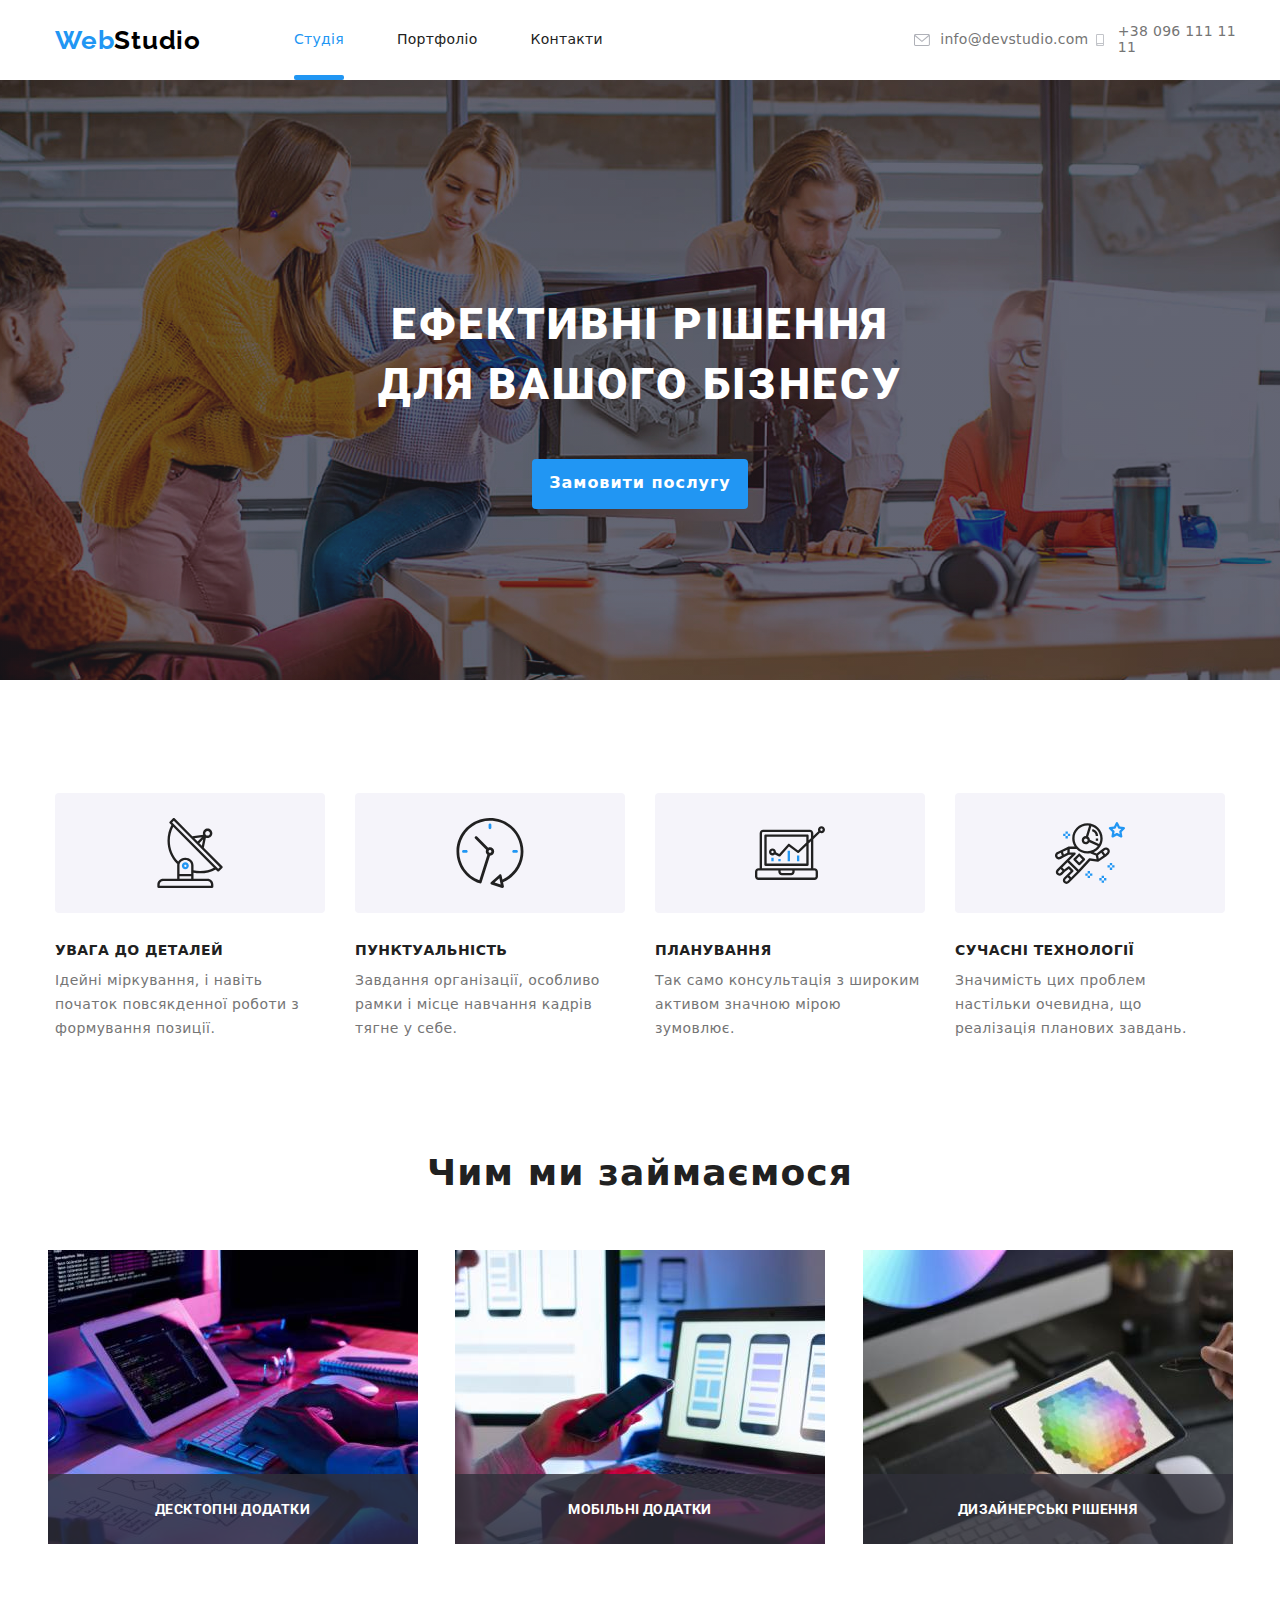
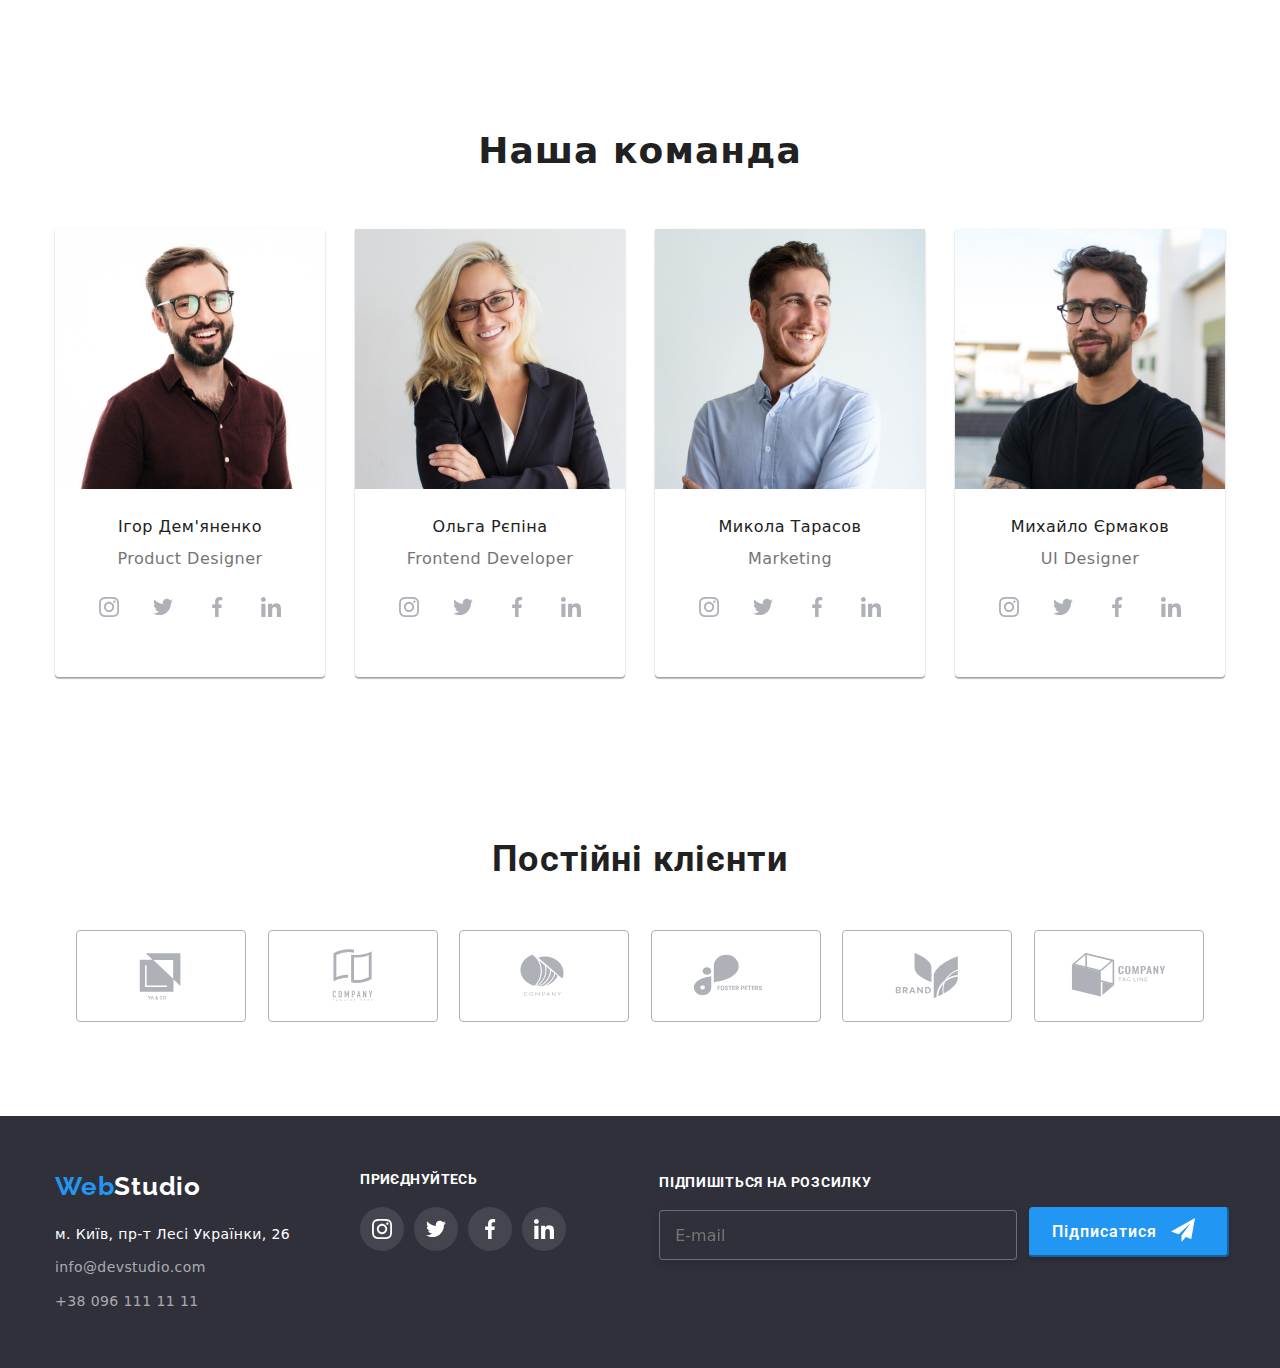
<file: index.html>
<!DOCTYPE html>
<html lang="uk">

<head>
    <meta charset="UTF-8">
    <meta http-equiv="X-UA-Compatible" content="IE=edge">
    <meta name="viewport" content="width=device-width, initial-scale=1.0">
    <link rel="stylesheet" href="./css/style.css">
    <title>WebStudio - Portfolio</title>
    <link rel="stylesheet"
        href="https://cdnjs.cloudflare.com/ajax/libs/modern-normalize/1.0.0/modern-normalize.min.css" />
    <link rel="preconnect" href="https://fonts.googleapis.com">
    <link rel="preconnect" href="https://fonts.gstatic.com" crossorigin>
    <link
        href="https://fonts.googleapis.com/css2?family=Montserrat:wght@400;700&family=Raleway:wght@700&family=Roboto:wght@400;500;700;900&display=swap"
        rel="stylesheet">
</head>

<body>
    <div class="wrapper">
        <div class="header-container container">
            <header class="header">
                <p class="header-logo">
                    <a href="./index.html">
                        <span class="logo-web">Web</span><span class="logo-studio">Studio</span>
                    </a>
                </p>
                <nav class="header-nav">
                    <ul class="header-list list">
                        <li class="header-item"><a href="./index.html" class="header-link linke">Студія</a></li>
                        <li class="header-item"><a href="./portfolio.html" class="header-link ">Портфоліо</a></li>
                        <li class="header-item"><a href="" class="header-link">Контакти</a></li>
                    </ul>
                </nav>
                <div class="header-info">
                    <div class="container-link">
                        <a href="mailto:info@devstudio.com" target="_blank" class="header-href">
                            <div class="icon-margin">
                                <svg class="clients-icon" width='16' height='12'>
                                    <use href="./images/icons.svg#icon-envelope"></use>
                                </svg>
                            </div>
                            info@devstudio.com
                        </a>
                    </div>
                    <div class="container-link">
                        <a href="tel:+380961111111" target="_blank" class="header-href">
                            <div class="icon-margin">
                                <svg class="clients-icon" width='16' height='12'>
                                    <use href="./images/icons.svg#icon-smartphone"></use>
                                </svg>
                            </div>
                            +38 096 111 11 11
                        </a>
                    </div>
                </div>
            </header>
        </div>
        <main class="main">
            <div class="hero-container">
                <section class="hero">
                    <h1 class="hero-title">Ефективні рішення <br> для вашого бізнесу</h1>

                    <button class="hero-btn" type="button" data-modal-open>Замовити послугу</button>

                    <div class="backdrop is-hidden" data-modal>
                        <div class="modal">
                            <h2 class="modal-title">Залиште свої дані, ми вам передзвонимо</h2>
                            <form class="modal-form js-speaker-form">
                                <div class="modal-action">
                                    <label class="modal-label" for="name">Ім'я</label>
                                    <input class="modal-input" type="name" name="name" id="name">
                                    <span class="modal-icon">
                                        <svg width="18" height="18">
                                            <use href="./images/modal-icons.svg#icon-1"></use>
                                        </svg>
                                    </span>
                                </div>
                                <div class="modal-action">
                                    <label class="modal-label" for="tel">Телефон</label>
                                    <input class="modal-input" type="tel" name="let" id="tel">
                                    <span class="modal-icon">
                                        <svg width="18" height="18">
                                            <use href="./images/modal-icons.svg#icon-2"></use>
                                        </svg>
                                    </span>
                                </div>
                                <div class="modal-action">
                                    <label class="modal-label" for="email">Пошта</label>
                                    <input class="modal-input" type="email" name="email" id="email">
                                    <span class="modal-icon">
                                        <svg width="18" height="18">
                                            <use href="./images/modal-icons.svg#icon-3"></use>
                                        </svg>
                                    </span>
                                </div>
                                <div class="modal-comment">
                                    <label class="modal-label" for="comment">Коментар</label>
                                    <p><textarea class="comment" name="comment" id="comment"
                                            placeholder="Введіть текст"></textarea></p>
                                </div>
                                <label class="check option">
                                    <input class="check-input" type="checkbox">
                                    <span class="check-box"></span>
                                    <p class="check-text">Погоджуюся з розсилкою та приймаю
                                        <a class="check-link" href="https://tickets.ua/content/private.html">
                                            Умови договору</a>
                                    </p>
                                </label>
                            </form>

                            <button class="modal-btn" type="submit">Відправити</button>
                            <button data-modal-close class="modal-close">
                                <svg class="svg-modal" width="18" height="18">
                                    <use href="./images/cloze-modal.svg#icon-cloze-for-modal"></use>
                                </svg>
                            </button>
                        </div>
                    </div>
                </section>
            </div>
            <div class="main-container container">
                <section>
                    <ul class="main-list">
                        <li class="main-ithem">
                            <div class="svg-img">
                                <a href="" class="svg-img-link">
                                    <svg class="svg-item">
                                        <use href="./images/icons.svg#icon-antenna-1-1" width="70" height="70">
                                        </use>
                                    </svg>
                                </a>
                            </div>
                            <h3 class="main-ithem-haeder">УВАГА ДО ДЕТАЛЕЙ</h3>
                            <p class="main-ithem-content">Ідейні міркування, і навіть початок повсякденної роботи з
                                формування позиції.</p>
                        </li>
                        <li class="main-ithem">
                            <div class="svg-img">
                                <a href="" class="svg-img-link">
                                    <svg class="svg-item">
                                        <use href="./images/icons.svg#icon-clock-1-1" width="70" height="70">
                                        </use>
                                    </svg>
                                </a>
                            </div>
                            <h3 class="main-ithem-haeder">ПУНКТУАЛЬНІСТЬ</h3>
                            <p class="main-ithem-content">Завдання організації, особливо рамки і місце навчання кадрів
                                тягне у себе.</p>
                        </li>
                        <li class="main-ithem">
                            <div class="svg-img">
                                <a href="" class="svg-img-link">
                                    <svg class="svg-item">
                                        <use href="./images/icons.svg#icon-diagram-1-1" width="70" height="70">
                                        </use>
                                    </svg>
                                </a>
                            </div>
                            <h3 class="main-ithem-haeder">ПЛАНУВАННЯ</h3>
                            <p class="main-ithem-content">Так само консультація з широким активом значною мірою
                                зумовлює.
                            </p>
                        </li>
                        <li class="main-ithem">
                            <div class="svg-img">
                                <a href="" class="svg-img-link">
                                    <svg class="svg-item">
                                        <use href="./images/icons.svg#icon-astronaut-1-1" width="70" height="70">
                                        </use>
                                    </svg>
                                </a>
                            </div>
                            <h3 class="main-ithem-haeder">СУЧАСНІ ТЕХНОЛОГІЇ</h3>
                            <p class="main-ithem-content">Значимість цих проблем настільки очевидна, що реалізація
                                планових
                                завдань.
                            </p>
                        </li>
                    </ul>
                </section>
            </div>
            <div class="about-container container">
                <section class="about-section">
                    <h2 class="header-about">Чим ми займаємося</h2>
                    <ul class="style-list-fspg">
                        <li class="style-ithem-fspg">
                            <img src="./images/imagefor1.jpg" alt="людина пише код" width="370" height="294">
                            <p class="style-text">Десктопні додатки</p>
                        </li>
                        <li class="style-ithem-fspg">
                            <img src="./images/imagefor2.jpg" alt="людина бере телефон у ліву руку" width="370"
                                height="294">
                            <p class="style-text">Мобільні додатки</p>
                        </li>
                        <li class="style-ithem-fspg">
                            <img src="./images/imagefor3.jpg" alt="людина вибирає колір на планшеті" width="370"
                                height="294">
                            <p class="style-text">Дизайнерські рішення</p>
                        </li>
                    </ul>
                </section>
            </div>
            <div class="team-container container">
                <section class="team-section">
                    <h2 class="header-about team-about">Наша команда</h2>
                    <ul class="team-list">
                        <li class="style-ithem-fspg team-item">
                            <img class="team-img" src="./images/people/person1.jpg" alt="фото Ігор Дем'яненко"
                                width="270" height="260" />
                            <h3 class="ithem-team-header">Ігор Дем'яненко</h3>
                            <p class="ithem-profession">Product Designer</p>
                            <div class="teams-link-icons">
                                <a href="https://www.instagram.com/" target="_blank" class="team-icon-link">
                                    <svg class="team-icon-svg" width="20" height="20">
                                        <use href="./images/icons.svg#icon-instagram-2-2"></use>
                                    </svg>
                                </a>
                                <a href="https://twitter.com/?lang=uk" target="_blank" class="team-icon-link">
                                    <svg class="team-icon-svg" width="20" height="20">
                                        <use href="./images/icons.svg#icon-twitter-1-2"></use>
                                    </svg>
                                </a>
                                <a href="https://www.facebook.com/" target="_blank" class="team-icon-link">
                                    <svg class="team-icon-svg" width="20" height="20">
                                        <use href="./images/icons.svg#icon-facebook-1-2"></use>
                                    </svg>
                                </a>
                                <a href="https://www.linkedin.com/" target="_blank" class="team-icon-link">
                                    <svg class="team-icon-svg" width="20" height="20">
                                        <use href="./images/icons.svg#icon-linkedin-1-2"></use>
                                    </svg>
                                </a>
                            </div>
                        </li>
                        <li class="style-ithem-fspg team-item">
                            <img class="team-img" src="./images/people/person2.jpg" alt="фото Ольга Рєпіна" width="270"
                                height="260" />
                            <h3 class="ithem-team-header">Ольга Рєпіна</h3>
                            <p class="ithem-profession">Frontend Developer</p>
                            <div class="teams-link-icons">
                                <a href="https://www.instagram.com/" target="_blank" class="team-icon-link">
                                    <svg class="team-icon-svg" width="20" height="20">
                                        <use href="./images/icons.svg#icon-instagram-2-2"></use>
                                    </svg>
                                </a>
                                <a href="https://twitter.com/?lang=uk" target="_blank" class="team-icon-link">
                                    <svg class="team-icon-svg" width="20" height="20">
                                        <use href="./images/icons.svg#icon-twitter-1-2"></use>
                                    </svg>
                                </a>
                                <a href="https://www.facebook.com/" target="_blank" class="team-icon-link">
                                    <svg class="team-icon-svg" width="20" height="20">
                                        <use href="./images/icons.svg#icon-facebook-1-2"></use>
                                    </svg>
                                </a>
                                <a href="https://www.linkedin.com/" target="_blank" class="team-icon-link">
                                    <svg class="team-icon-svg" width="20" height="20">
                                        <use href="./images/icons.svg#icon-linkedin-1-2"></use>
                                    </svg>
                                </a>
                            </div>
                        </li>
                        <li class="style-ithem-fspg team-item">
                            <img class="team-img" src="./images/people/person3.jpg" alt="фото Микола Тарасов"
                                width="270" height="260" />
                            <h3 class="ithem-team-header">Микола Тарасов</h3>
                            <p class="ithem-profession">Marketing</p>
                            <div class="teams-link-icons">
                                <a href="https://www.instagram.com/" target="_blank" class="team-icon-link">
                                    <svg class="team-icon-svg" width="20" height="20">
                                        <use href="./images/icons.svg#icon-instagram-2-2"></use>
                                    </svg>
                                </a>
                                <a href="https://twitter.com/?lang=uk" target="_blank" class="team-icon-link">
                                    <svg class="team-icon-svg" width="20" height="20">
                                        <use href="./images/icons.svg#icon-twitter-1-2"></use>
                                    </svg>
                                </a>
                                <a href="https://www.facebook.com/" target="_blank" class="team-icon-link">
                                    <svg class="team-icon-svg" width="20" height="20">
                                        <use href="./images/icons.svg#icon-facebook-1-2"></use>
                                    </svg>
                                </a>
                                <a href="https://www.linkedin.com/" target="_blank" class="team-icon-link">
                                    <svg class="team-icon-svg" width="20" height="20">
                                        <use href="./images/icons.svg#icon-linkedin-1-2"></use>
                                    </svg>
                                </a>
                            </div>
                        </li>
                        <li class="style-ithem-fspg team-item">
                            <img class="team-img" src="./images/people/person4.jpg" alt="фото Михайло Єрмаков"
                                width="270" height="260" />
                            <h3 class="ithem-team-header">Михайло Єрмаков</h3>
                            <p class="ithem-profession">UI Designer</p>
                            <div class="teams-link-icons">
                                <a href="https://www.instagram.com/" target="_blank" class="team-icon-link">
                                    <svg class="team-icon-svg" width="20" height="20">
                                        <use href="./images/icons.svg#icon-instagram-2-2"></use>
                                    </svg>
                                </a>
                                <a href="https://twitter.com/?lang=uk" target="_blank" class="team-icon-link">
                                    <svg class="team-icon-svg" width="20" height="20">
                                        <use href="./images/icons.svg#icon-twitter-1-2"></use>
                                    </svg>
                                </a>
                                <a href="https://www.facebook.com/" target="_blank" class="team-icon-link">
                                    <svg class="team-icon-svg" width="20" height="20">
                                        <use href="./images/icons.svg#icon-facebook-1-2"></use>
                                    </svg>
                                </a>
                                <a href="https://www.linkedin.com/" target="_blank" class="team-icon-link">
                                    <svg class="team-icon-svg" width="20" height="20">
                                        <use href="./images/icons.svg#icon-linkedin-1-2"></use>
                                    </svg>
                                </a>
                            </div>
                        </li>
                    </ul>
            </div>
            </section>
            <section>
                <div class="clients-container">
                    <h1 class="clients-about">Постійні клієнти</h1>
                    <ul class="our-clients-list">
                        <li class="clients-item">
                            <a href="" class="clients-link link">
                                <svg class="clients-icon" width='106' height='60'>
                                    <use href="./images/icons.svg#icon-img-1"></use>
                                </svg>
                            </a>
                        </li>
                        <li class="clients-item">
                            <a href="" class="clients-link link">
                                <svg class="clients-icon" width='106' height='60'>
                                    <use href="./images/icons.svg#icon-img-2"></use>
                                </svg>
                            </a>
                        </li>
                        <li class="clients-item">
                            <a href="" class="clients-link link">
                                <svg class="clients-icon" width='106' height='60'>
                                    <use href="./images/icons.svg#icon-img-3"></use>
                                </svg>
                            </a>
                        </li>
                        <li class="clients-item">
                            <a href="" class="clients-link link">
                                <svg class="clients-icon" width='106' height='60'>
                                    <use href="./images/icons.svg#icon-img-4"></use>
                                </svg>
                            </a>
                        </li>
                        <li class="clients-item">
                            <a href="" class="clients-link link">
                                <svg class="clients-icon" width='106' height='60'>
                                    <use href="./images/icons.svg#icon-img-5-5"></use>
                                </svg>
                            </a>
                        </li>
                        <li class="clients-item">
                            <a href="" class="clients-link link">
                                <svg class="clients-icon" width='106' height='60'>
                                    <use href="./images/icons.svg#icon-img-6"></use>
                                </svg>
                            </a>
                        </li>
                    </ul>
                </div>
            </section>
        </main>

        <div class="footer-container">
            <footer class="footer">
                <div>
                    <p class="header-logo footer-logo"><a href="./index.html"><span class="logo-web">Web</span><span
                                class="logo-studio-footer">Studio</span></a></p>
                    <address>
                        <ul class="footer-list">
                            <li class="style-footer"><a href="" class="address-map">м. Київ, пр-т Лесі Українки, 26</a>
                            </li>
                            <li class="style-footer"><a href="mailto:info@devstudio.com" target="_blank"
                                    class="footer-href">info@devstudio.com</a></li>
                            <li class="style-footer"><a href="tel:+380961111111" class="footer-href">+38 096 111 11
                                    11</a>
                            </li>
                        </ul>
                    </address>
                </div>
                <section class="soc-icon">
                    <h3 class="soc-icon-conect">приєднуйтесь</h3>
                    <ul class="soc-icon-list">
                        <li class="soc-icon-item">
                            <a href="https://www.instagram.com/" target="_blank" class="soc-icon-link">
                                <svg class="soc-icon-svg" width="20px" height="20px">
                                    <use href="./images/icons.svg#icon-instagram-2-1"></use>
                                </svg>
                            </a>
                        </li>
                        <li class="soc-icon-item">
                            <a href="https://twitter.com/?lang=uk" target="_blank" class="soc-icon-link">
                                <svg class="soc-icon-svg" width="20px" height="20px">
                                    <use href="./images/icons.svg#icon-twitter-1-1"></use>
                                </svg>
                            </a>
                        </li>
                        <li class="soc-icon-item">
                            <a href="https://www.facebook.com/" target="_blank" class="soc-icon-link">
                                <svg class="soc-icon-svg" width="20px" height="20px">
                                    <use href="./images/icons.svg#icon-facebook-1-1"></use>
                                </svg>
                            </a>
                        </li>
                        <li class="soc-icon-item">
                            <a href="https://www.linkedin.com/" target="_blank" class="soc-icon-link">
                                <svg class="soc-icon-svg" width="20px" height="20px">
                                    <use href="./images/icons.svg#icon-linkedin-1-1"></use>
                                </svg>
                            </a>
                        </li>
                    </ul>
                </section>
                <div class="footer-form">
                    <form class="form-list" class="email-form" action="">
                        <div class="form-action">
                            <label class="email-title" for="email-footer">підпишіться на розсилку</label>
                            <input class="email-input" id="email-footer" type="email" name="email-footer"
                                placeholder="E-mail">
                        </div>
                        <button class="btn-email" type="submit">Підписатися</button>
                </div>
                </form>
        </div>
        </footer>
    </div>
    </div>
    <script src="./js/modal.js"></script>
    <script>
        (() => {
            document
                .querySelector('.js-speaker-form')
                .addEventListener('submit', e => {
                    e.preventDefault();

                    new FormData(e.currentTarget).forEach((value, name) =>
                        console.log(`${name}: ${value}`),
                    )
                })
        })();
    </script>
</body>

</html>
</file>
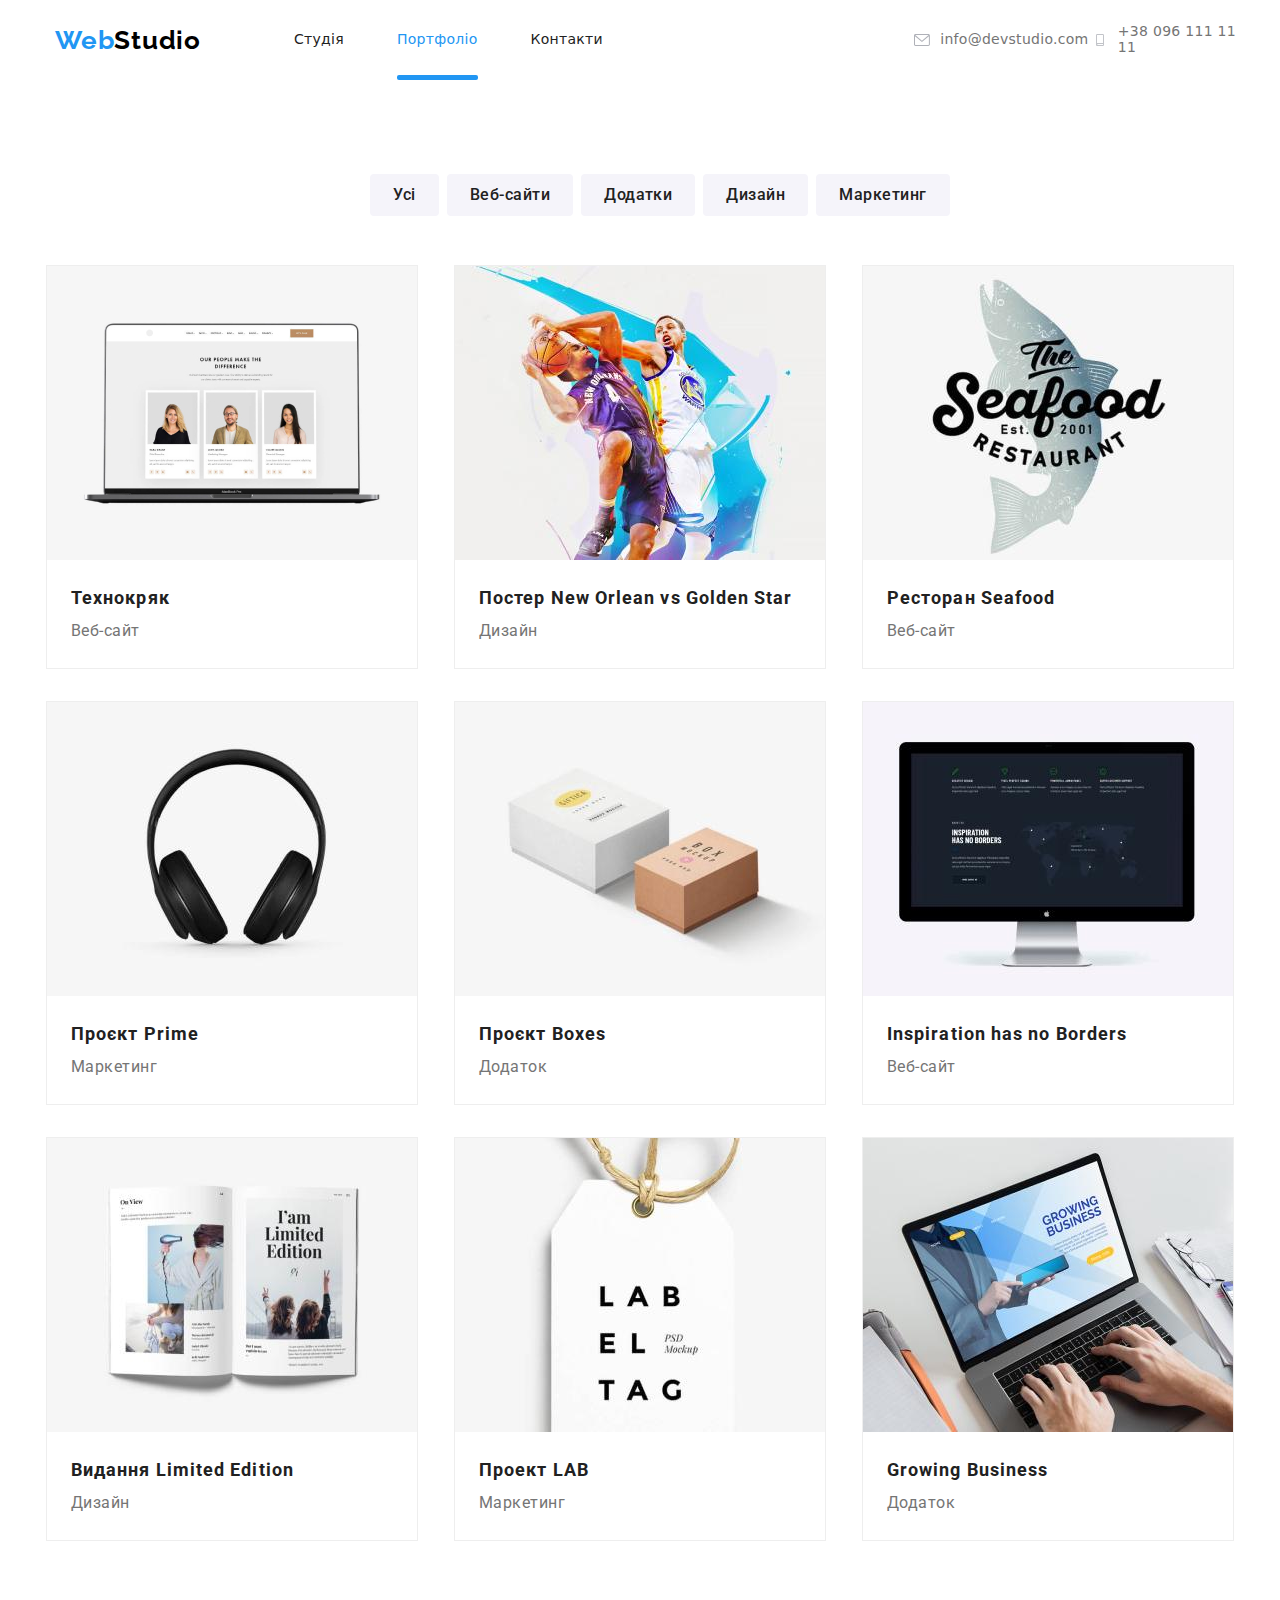
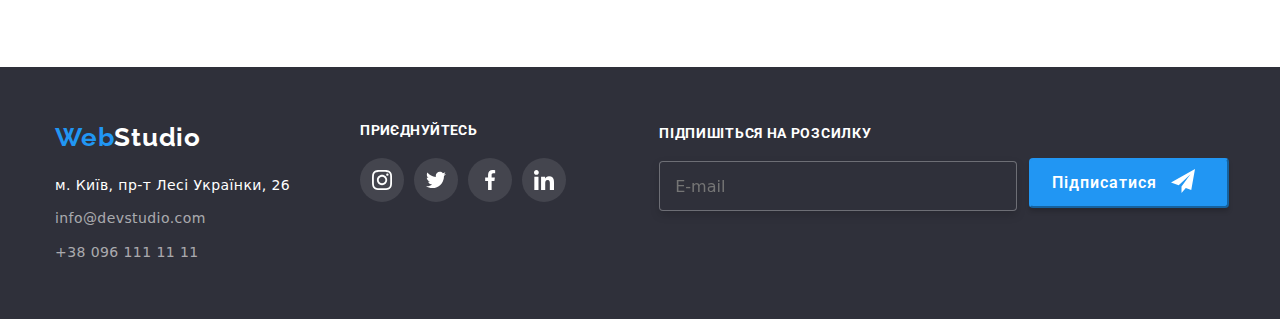
<file: portfolio.html>
<!DOCTYPE html>
<html lang="uk">

<head>
    <meta charset="UTF-8">
    <meta http-equiv="X-UA-Compatible" content="IE=edge">
    <meta name="viewport" content="width=device-width, initial-scale=1.0">
    <link rel="stylesheet" href="./css/style.css">
    <title>WebStudio - Portfolio</title>
    <link rel="stylesheet"
        href="https://cdnjs.cloudflare.com/ajax/libs/modern-normalize/1.0.0/modern-normalize.min.css" />
    <link rel="preconnect" href="https://fonts.googleapis.com">
    <link rel="preconnect" href="https://fonts.gstatic.com" crossorigin>
    <link
        href="https://fonts.googleapis.com/css2?family=Montserrat:wght@400;700&family=Raleway:wght@700&family=Roboto:wght@400;500;700;900&display=swap"
        rel="stylesheet">
</head>

<body>
    <div class="wrapper">
    <div class="header-container container">
        <header class="header">
            <p class="header-logo">
                <a href="./index.html">
                    <span class="logo-web">Web</span><span class="logo-studio">Studio</span>
                </a>
            </p>
            <nav class="header-nav">
                <ul class="header-list list">
                    <li class="header-item"><a href="./index.html" class="header-link ">Студія</a></li>
                    <li class="header-item"><a href="./portfolio.html" class="header-link linke">Портфоліо</a></li>
                    <li class="header-item"><a href="" class="header-link">Контакти</a></li>
                </ul>
            </nav>
            <div class="header-info">
                <div class="container-link">
                    <a href="mailto:info@devstudio.com" target="_blank" class="header-href">
                        <div class="icon-margin">
                            <svg class="clients-icon" width='16' height='12'>
                                <use href="./images/icons.svg#icon-envelope"></use>
                            </svg>
                        </div>
                        info@devstudio.com
                    </a>
                </div>
                <div class="container-link">
                    <a href="tel:+380961111111" target="_blank" class="header-href">
                        <div class="icon-margin">
                            <svg class="clients-icon" width='16' height='12'>
                                <use href="./images/icons.svg#icon-smartphone"></use>
                            </svg>
                        </div>
                        +38 096 111 11 11
                    </a>
                </div>
            </div>
        </header>
    </div>
        <main class="main">
            <div class="portfolio-main-container">

                <ul class="buttons-list">
                    <li class="orient-btn"><button type="button" class="style-btn">Усі</button></li>
                    <li class="orient-btn"><button type="button" class="style-btn">Веб-сайти</button></li>
                    <li class="orient-btn"><button type="button" class="style-btn">Додатки</button></li>
                    <li class="orient-btn"><button type="button" class="style-btn">Дизайн</button></li>
                    <li class="orient-btn"><button type="button" class="style-btn">Маркетинг</button></li>
                </ul>
            </div>
            <div class="portfolio-main-container about-cont">
                <ul class="projects-list">
                    <li class="product">
                        <div class="product-thumb">
                            <div class="overlay">
                                <p class="product-text">
                                    Ресурс пропонує комплексні пропозиції з різним
                                    рівнем функціоналу та сервісів. Все це дозволить в
                                    ідвідувачу отримати вичерпні відомості про компанію чи приватну особу.</p>
                            </div>
                            <img class="img" src="./images/portfolio/img-1.jpg" alt="apples">
                        </div>
                        <div class="product-meta">
                            <h3 class="product-name">Технокряк</h3>
                            <p class="product-price">Веб-сайт</p>
                        </div>
                    </li>
                    <li class="product">
                        <div class="product-thumb">
                            <div class="overlay">
                                <p class="product-text">
                                    Ресурс пропонує комплексні пропозиції з різним
                                    рівнем функціоналу та сервісів. Все це дозволить в
                                    ідвідувачу отримати вичерпні відомості про компанію чи приватну особу.</p>
                            </div>
                            <img class="img-item-about" src="./images/portfolio/img-2.jpg" alt="фото баскетболисты "
                                width="370" height="294" />
                        </div>
                        <div class="product-meta">
                            <h3 class="product-name">Постер New Orlean vs Golden Star</h3>
                            <p class="product-price">Дизайн</p>
                        </div>
                    </li>
                    <li class="product">
                        <div class="product-thumb">
                            <div class="overlay">
                                <p class="product-text">
                                    Ресурс пропонує комплексні пропозиції з різним
                                    рівнем функціоналу та сервісів. Все це дозволить в
                                    ідвідувачу отримати вичерпні відомості про компанію чи приватну особу.</p>
                            </div>
                            <img class="img-item-about" src="./images/portfolio/img-3.jpg" alt="фото логоип  Seafood"
                                width="370" height="294" />
                        </div>
                        <div class="product-meta">
                            <h3 class="product-name">Ресторан Seafood</h3>
                            <p class="product-price">Веб-сайт</p>
                        </div>
                    </li>
                    <li class="product">
                        <div class="product-thumb">
                            <div class="overlay">
                                <p class="product-text">
                                    Ресурс пропонує комплексні пропозиції з різним
                                    рівнем функціоналу та сервісів. Все це дозволить в
                                    ідвідувачу отримати вичерпні відомості про компанію чи приватну особу.</p>
                            </div>
                            <img class="img-item-about" src="./images/portfolio/img-4.jpg" alt="фото наушники"
                                width="370" height="294" />
                        </div>
                        <div class="product-meta">
                            <h3 class="product-name">Проєкт Prime</h3>
                            <p class="product-price">Маркетинг</p>
                        </div>
                    </li>
                    <li class="product">
                        <div class="product-thumb">
                            <div class="overlay">
                                <p class="product-text">
                                    Ресурс пропонує комплексні пропозиції з різним
                                    рівнем функціоналу та сервісів. Все це дозволить в
                                    ідвідувачу отримати вичерпні відомості про компанію чи приватну особу.</p>
                            </div>
                            <img class="img-item-about" src="./images/portfolio/img-5.jpg" alt="фото две коробки"
                                width="370" height="294" />
                        </div>

                        <div class="product-meta">
                            <h3 class="product-name">Проєкт Boxes</h3>
                            <p class="product-price">Додаток</p>
                        </div>
                    </li>
                    <li class="product">
                        <div class="product-thumb">
                            <div class="overlay">
                                <p class="product-text">
                                    Ресурс пропонує комплексні пропозиції з різним
                                    рівнем функціоналу та сервісів. Все це дозволить в
                                    ідвідувачу отримати вичерпні відомості про компанію чи приватну особу.</p>
                            </div>
                            <img class="img-item-about" src="./images/portfolio/img-6.jpg" alt="фото монитор"
                                width="370" height="294" />
                        </div>
                        <div class="product-meta">
                            <h3 class="product-name">Inspiration has no Borders</h3>
                            <p class="product-price">Веб-сайт</p>
                        </div>
                    </li>
                    <li class="product">
                        <div class="product-thumb">
                            <div class="overlay">
                                <p class="product-text">
                                    Ресурс пропонує комплексні пропозиції з різним
                                    рівнем функціоналу та сервісів. Все це дозволить в
                                    ідвідувачу отримати вичерпні відомості про компанію чи приватну особу.</p>
                            </div>
                            <img class="img-item-about" src="./images/portfolio/img-7.jpg" alt="фото журнал" width="370"
                                height="294" />
                        </div>
                        <div class="product-meta">
                            <h3 class="product-name">Видання Limited Edition</h3>
                            <p class="product-price">Дизайн</p>
                        </div>
                    </li>
                    <li class="product">
                        <div class="product-thumb">
                            <div class="overlay">
                                <p class="product-text">
                                    Ресурс пропонує комплексні пропозиції з різним
                                    рівнем функціоналу та сервісів. Все це дозволить в
                                    ідвідувачу отримати вичерпні відомості про компанію чи приватну особу.</p>
                            </div>
                            <img class="img-item-about" src="./images/portfolio/img-8.jpg" class="img-portfolio"
                                alt="фото лого LAB" width="370" height="294" />
                        </div>
                        <div class="product-meta">
                            <h3 class="product-name">Проект LAB</h3>
                            <p class="product-price">Маркетинг</p>
                        </div>
                    </li>
                    <li class="product">
                        <div class="product-thumb">
                            <div class="overlay">
                                <p class="product-text">
                                    Ресурс пропонує комплексні пропозиції з різним
                                    рівнем функціоналу та сервісів. Все це дозволить в
                                    ідвідувачу отримати вичерпні відомості про компанію чи приватну особу.</p>
                            </div>
                            <img class="img-item-about" src="./images/portfolio/img-9.jpg"
                                alt="фото человек пишет в ноутбуке" width="370" height="294" />
                        </div>
                        <div class="product-meta">
                            <h3 class="product-name">Growing Business</h3>
                            <p class="product-price">Додаток</p>
                        </div>
                    </li>
                </ul>
            </div>
        </main>

        <div class="footer-container">
            <footer class="footer">
                <div>
                    <p class="header-logo footer-logo"><a href="./index.html"><span class="logo-web">Web</span><span
                                class="logo-studio-footer">Studio</span></a></p>
                    <address>
                        <ul class="footer-list">
                            <li class="style-footer"><a href="" class="address-map">м. Київ, пр-т Лесі Українки, 26</a>
                            </li>
                            <li class="style-footer"><a href="mailto:info@devstudio.com" target="_blank"
                                    class="footer-href">info@devstudio.com</a></li>
                            <li class="style-footer"><a href="tel:+380961111111" class="footer-href">+38 096 111 11
                                    11</a>
                            </li>
                        </ul>
                    </address>
                </div>
                <section class="soc-icon">
                    <h3 class="soc-icon-conect">приєднуйтесь</h3>
                    <ul class="soc-icon-list">
                        <li class="soc-icon-item">
                            <a href="https://www.instagram.com/" target="_blank" class="soc-icon-link">
                                <svg class="soc-icon-svg" width="20px" height="20px">
                                    <use href="./images/icons.svg#icon-instagram-2-1"></use>
                                </svg>
                            </a>
                        </li>
                        <li class="soc-icon-item">
                            <a href="https://twitter.com/?lang=uk" target="_blank" class="soc-icon-link">
                                <svg class="soc-icon-svg" width="20px" height="20px">
                                    <use href="./images/icons.svg#icon-twitter-1-1"></use>
                                </svg>
                            </a>
                        </li>
                        <li class="soc-icon-item">
                            <a href="https://www.facebook.com/" target="_blank" class="soc-icon-link">
                                <svg class="soc-icon-svg" width="20px" height="20px">
                                    <use href="./images/icons.svg#icon-facebook-1-1"></use>
                                </svg>
                            </a>
                        </li>
                        <li class="soc-icon-item">
                            <a href="https://www.linkedin.com/" target="_blank" class="soc-icon-link">
                                <svg class="soc-icon-svg" width="20px" height="20px">
                                    <use href="./images/icons.svg#icon-linkedin-1-1"></use>
                                </svg>
                            </a>
                        </li>
                    </ul>
                </section>
                <div class="footer-form">
                    <form class="form-list" class="email-form" action="">
                        <div class="form-action">
                            <label class="email-title" for="email-footer">підпишіться на розсилку</label>
                            <input class="email-input" id="email-footer" type="email" name="email-footer" placeholder="E-mail">
                        </div>
                        <button class="btn-email" type="submit">Підписатися</button>
                    </form>
            </div>
        </div>
        </footer>
        </div>
    </div>
</body>

</html>
</file>
<file: css/style.css>
*,
*::before,
*::after {
    box-sizing: border-box;
}


body,
h1,
h2,
h3,
h4,
p,
ul[class],
ol[class],
li,
figure,
figcaption,
blockquote,
dl,
dd {
    margin: 0;
}

body,
html {
    height: 100%;
    font-family: 'Roboto', 'Raleway', serif;
    list-style-type: none;
}

button {
    cursor: pointer;
}

:hover,
:focus {
    transition-duration: -250ms;
    transition-timing-function: cubic-bezier(.42, 0, .58, 1);
}

:root {
    --globalActiveColor: rgb(33, 150, 243);
}

.wrapper {
    min-height: 100%;
    display: flex;
    flex-direction: column;
}

.main {
    height: 100%;
    flex: 1 1 auto;
}

.container {
    width: 1200px;
    margin: 0 auto;
}


/*--------------------------------------------------------------HEADER-------------------------------------------------------------*/
.header {
    display: flex;
    height: 80px;
}

.header-logo {
    display: flex;
    align-items: center;
    padding-left: 15px;
    font-family: 'Raleway';
    font-weight: 700;
    font-size: 26px;
    line-height: 1.19;
    text-decoration: none;
    letter-spacing: 0.03em;
    color: var(--globalActiveColor);
}

.header-list {
    display: flex;
    align-items: center;
    padding-left: 93px;
    height: 80px;
}

.header-item {
    display: inline-block;
    list-style-type: none;

}

.header-item:not(:last-child) {
    margin-right: 53px;
}

.container-link {
    display: flex;
    justify-content: center;
    align-items: center;
    padding: 0px;
    margin: 0px;
    width: 161px;
    height: 16px;

}

.container-link:not(:last-child) {
    margin-right: 10px;
}

.header-info {
    display: flex;
    flex-direction: row;
    margin-left: 318px;
    width: 400px;
    align-items: center;
    padding: 0px;
}


.header-href {
    display: flex;
    font-weight: 500;
    font-size: 14px;
    line-height: 1.14;
    letter-spacing: 0.02em;
    color: #757575;
    font-style: normal;
}

.header-href:not(:last-child) {
    margin-right: 51px;
}

.header-href:hover .clients-icon {
    fill: #2196F3;
}

.icon-margin {
    display: flex;
    align-items: center;
    justify-content: center;
    margin-right: 10px;
}



header a {
    text-decoration: none;
    list-style-type: none;
}

header a:hover,
header a:focus {
    color: var(--globalActiveColor);
}



.logo-web {
    color: var(--globalActiveColor);
}

.logo-studio {
    color: black;
}

.header-link {
    position: relative;
    display: flex;
    align-items: center;
    font-weight: 500;
    font-size: 14px;
    line-height: 1.14;
    letter-spacing: 0.02em;
    color: #212121;
    height: 80px;
}

.linke {
    color: var(--globalActiveColor);
}

.linke::after {
    position: absolute;
    left: 0;
    bottom: 0;
    content: '';
    display: block;
    width: 100%;
    height: 5px;
    background-color: #2196F3;
    border-radius: 2px;
    transition: transform 250ms cubic-bezier(0.4, 0, 0.2, 1);
}





/*----------------------------------------------------------------MAIN------------------------------------------------------------*/

.hero-container {
    background: #2F303A;
    background-image: linear-gradient(rgba(47, 48, 58, 0.4),
            rgba(47, 48, 58, 0.4)),
        url(../images/hero-bg/Img\ \(11\).jpg);
    background-repeat: no-repeat;
    background-position: center;
    background-size: 1600px;
    margin-bottom: 94px;
}

.hero {
    display: flex;
    flex-direction: column;
    align-items: center;
    width: 1200px;
    margin: 0 auto;
    height: 600px;
}

.hero-title {
    font-family: 'Roboto', sans-serif;
    font-style: normal;
    font-weight: 900;
    font-size: 44px;
    line-height: 1.36;
    text-align: center;
    letter-spacing: 0.06em;
    text-transform: uppercase;
    color: #FFFFFF;
    padding-top: 215px;
}

.hero-btn {
    display: flex;
    align-items: center;
    justify-content: center;
    background-color: #2196F3;
    color: white;
    margin-top: 44px;
    border: 0px;
    height: 50px;
    width: 216px;
    font-weight: 700;
    font-size: 16px;
    line-height: 1.8;
    letter-spacing: 0.06em;
    border-radius: 4px;
}


/*---------------------------------------------------------------------------------------------------------------------------------*/


.main-container {
    display: flex;
    align-items: center;
    justify-content: center;
    height: 286px;
    margin-bottom: 94px;
}

.main-list {
    display: flex;
    justify-content: center;
    height: 248px;
    width: 1170px;
    padding: 0px;
    align-items: center;

}

.main-ithem {
    display: flex;
    flex-direction: column;
    align-items: left;
    height: 248px;
}




.main-ithem:not(:last-child) {
    margin-right: 30px;

}

.main-ithem:first-child {
    margin-left: 0px;
}


.svg-img {
    display: flex;
    justify-content: center;
    align-items: center;
    margin-bottom: 30px;
    width: 270px;
    height: 120px;
    background-color: rgba(245, 244, 250, 1);
    border-radius: 4px;
}

.svg-img-link {
    display: flex;
    justify-content: center;
    align-items: center;
}

.svg-item {
    width: 70px;
    height: 70px;
}


.main-ithem-haeder {
    margin-bottom: 10px;
    font-weight: 700;
    font-size: 14px;
    line-height: 1.14;
    letter-spacing: 0.03em;
    text-transform: uppercase;
    color: #212121;
}


.main-ithem-content {
    font-weight: 400;
    font-size: 14px;
    line-height: 1.7;
    letter-spacing: 0.03em;
    color: #757575;
}



.main-ithem-haeder {
    font-style: normal;
}


/*---------------------------------------------------------------------------------------------------------------------------------*/

.about-container {
    margin-bottom: 94px;
}

.about-section {
    display: flex;
    flex-direction: column;
    align-content: flex-end;
    height: 388px;
    justify-content: center;
}

.header-about {
    display: flex;
    justify-content: center;
    font-weight: 700;
    font-size: 36px;
    line-height: 1.16;
    letter-spacing: 0.03em;
    color: #212121;
    margin-bottom: 57px;
}

.style-list-fspg {
    display: flex;
    justify-content: space-evenly;
    align-content: flex-end;
    padding: 0px;

}

.style-ithem-fspg {
    position: relative;
    width: 370px;
    height: 294px;
}

.style-text {
    content: '';
    position: absolute;
    display: flex;
    justify-content: center;
    align-items: center;
    bottom: 0;
    width: 370px;
    height: 70px;
    font-family: 'Roboto';
    font-style: normal;
    font-weight: 700;
    font-size: 14px;
    line-height: 16px;
    text-align: center;
    letter-spacing: 0.03em;
    text-transform: uppercase;
    color: #FFFFFF;
    background: rgba(47, 48, 58, 0.8);
}

.style-ithem-fspg:not(:last-child) {
    margin-right: 30px;
}


/* ///////////////////////////////////////////////////////Наша команда/////////////////////////////////////////////////////////////////////// */

.team-container {
    width: 1200px;
    height: 708px;
    padding-top: 94px;
    padding-bottom: 94px;
}

.team-section {
    display: flex;
    flex-direction: column;
    justify-content: center;
    align-items: center;
}

.team-about {
    display: flex;

}


.team-list {
    display: flex;
    width: 1170px;
    height: 368px;
    padding: 0px;
}

.team-item {
    display: flex;
    flex-direction: column;
    width: 270px;
    height: 448px;
    background: #FFFFFF;
    box-shadow: 0px 1px 3px rgba(0, 0, 0, 0.12), 0px 1px 1px rgba(0, 0, 0, 0.14), 0px 2px 1px rgba(0, 0, 0, 0.2);
    border-radius: 0px 0px 4px 4px;
}

.team-img {
    margin-bottom: 29px;
}

.ithem-team-header {
    display: flex;
    justify-content: center;
    font-weight: 500;
    font-size: 16px;
    line-height: 1.18;
    text-align: center;
    letter-spacing: 0.03em;
    color: #212121;
    margin-bottom: 13px;

}

.ithem-profession {
    display: flex;
    justify-content: center;
    font-weight: 400;
    font-size: 16px;
    line-height: 1.18;
    text-align: center;
    letter-spacing: 0.03em;
    color: #757575;

}

.teams-link-icons {
    display: flex;
    justify-content: center;
    align-items: center;
    margin-bottom: 30px;
    margin-left: 32px;
    margin-right: 32px;
    margin-top: 16px;
    width: 206px;
    height: 44px;

}

.team-icon-link {
    fill: #AFB1B8;
    display: flex;
    justify-content: center;
    align-items: center;
    width: 44px;
    height: 44px;
    border-radius: 50%;
    background-color: #FFFFFF;
}

.team-icon-link:not(:last-child) {
    margin-right: 10px;
}

.team-icon-link:hover {
    background-color: #2196F3;
}

.team-icon-link:hover svg {
    fill: #FFFFFF;
}





/* ---------------------------------------------------------- clients --------------------------------------------------- */

.clients-container {
    flex-direction: column;
    height: 184px;
    width: 1170px;
    margin: 0 auto;
    margin-top: 94px;
    padding-bottom: 20px;
    margin-bottom: 94px;
}

.clients-about {
    font-family: 'Roboto';
    font-style: normal;
    font-weight: 700;
    font-size: 36px;
    line-height: 42px;
    text-align: center;
    letter-spacing: 0.03em;

    color: #212121;
    margin-bottom: 50px;
}


.our-clients-list {
    display: flex;
    flex-direction: row;
    padding: 0px;
    justify-content: space-evenly;
}

.clients-item {
    display: flex;
    width: 170px;
    height: 92px;
}


.clients-link {
    width: 170px;
    height: 92px;
    border: 1px solid #AFB1B8;
    border-radius: 4px;
    display: flex;
    justify-content: center;
    align-items: center;
}

.clients-link:hover .clients-icon {
    fill: #2196F3;
}

.clients-icon {
    fill: #AFB1B8;
}



/*-----------------------------------------------------------Portfolio------------------------------------------------------------*/

.portfolio-main-container {

    width: 1200px;
    margin: 0 auto;
}

.about-cont {
    margin-bottom: 94px;
}

.buttons-list {
    display: flex;
    justify-content: center;
    padding-top: 94px;
    padding-bottom: 49px;
}

.style-btn {
    font-family: 'Roboto';
    font-style: normal;
    font-weight: 500;
    font-size: 16px;
    line-height: 26px;
    text-align: center;
    letter-spacing: 0.03em;
    color: #212121;
}

.style-btn:hover {
    box-shadow: 0px 3px 1px rgba(0, 0, 0, 0.1), 0px 1px 2px rgba(0, 0, 0, 0.08), 0px 2px 2px rgba(0, 0, 0, 0.12);
    border-radius: 4px;
    color: #FFFFFF;
}

.orient-btn {
    list-style: none;
}

.style-btn {
    display: flex;
    padding: 8px 23px;
    background-color: #F5F4FA;
    border: #F5F4FA;
    border-radius: 4px;
}

.style-btn:hover {
    background: #2196F3;
    box-shadow: 0px 3px 1px rgba(0, 0, 0, 0.1), 0px 1px 2px rgba(0, 0, 0, 0.08), 0px 2px 2px rgba(0, 0, 0, 0.12);
    border-radius: 4px;
    color: white;
}

.orient-btn:not(:last-child) {
    margin-right: 8px;
}

/* ------------------------------------------- MODAL --------------------------------------------------- */

.modal {
    position: relative;
    padding: 8px;
    box-sizing: border-box;
    width: 528px;
    height: 581px;
    background: #FFFFFF;
    box-shadow: 0px 1px 3px rgba(0, 0, 0, 0.12), 0px 1px 1px rgba(0, 0, 0, 0.14), 0px 2px 1px rgba(0, 0, 0, 0.2);
    border-radius: 4px;
    margin: auto;
    display: flex;
    flex-direction: row-reverse;
}

.modal-title {
    position: absolute;
    top: 40px;
    left: 50%;
    width: 448px;
    height: 23px;
    transform: translateX(-50%);
    font-family: 'Roboto';
    font-style: normal;
    font-weight: 700;
    font-size: 20px;
    line-height: 23px;
    text-align: center;
    letter-spacing: 0.03em;
    color: #212121;
}

.modal-form {
    position: absolute;
    top: 75px;
    left: 50%;
    width: 448px;
    height: 342px;
    transform: translateX(-50%);
}

.modal-action {
    position: relative;
    width: 448px;
    height: 58px;
    padding: 0;
    margin-bottom: 10px;
}

.modal-label {
    position: absolute;
    font-family: 'Roboto';
    font-style: normal;
    font-weight: 400;
    font-size: 12px;
    line-height: 14px;
    letter-spacing: 0.01em;
    color: #757575;
}

.modal-input {
    display: flex;
    box-sizing: border-box;
    position: absolute;
    padding-left: 40px;
    width: 448px;
    height: 40px;
    left: 0;
    bottom: 0;
    border: 1px solid rgba(33, 33, 33, 0.2);
    border-radius: 4px;
}

textarea:focus,
input:focus {
    outline: none;
    border-color: #2196F3;
}

.modal-icon {
    display: block;
    position: absolute;
    top: 29px;
    left: 15px;
    width: 18px;
    height: 18px;
}


.modal-input:focus-within ~ .modal-icon {
    fill: #2196F3;
}

/* 
.modal-input:focus {
    border-color: #188CE8;
    border-radius: 5px;
} */

.modal-input:focus-within {
    
}

.modal-comment {
    width: 448px;
    height: 138px;
}

.comment {
    position: absolute;
    bottom: 17px;
    padding: 12px 16px;
    resize: none;
    width: 100%;
    height: 100px;
    border: 1px solid rgba(33, 33, 33, 0.2);
    border-radius: 4px;
    font-family: 'Roboto';
    font-style: normal;
    font-weight: 400;
    font-size: 12px;
    line-height: 14px;
    letter-spacing: 0.01em;
    color: rgba(117, 117, 117, 0.5);
}

.comment-text {
    outline: 2px solid red;
    display: block;
}

/* castom checkbox */

.option {
    display: block;
    position: relative;
    margin-right: auto;
    margin-left: auto;
    width: 425px;
    height: 24px;
}

/* CHECK */


.check {
    padding-left: 24px;
}

.check-input {
    position: absolute;
    appearance: none;
}

.check-box {
    position: absolute;
    top: 50%;
    margin-left: -24px;
    width: 16px;
    height: 15px;
    transform: translateY(-50%);
    background-color: #FFFFFF;
    background-image: url(/images/checkbox/checkbox_empty.svg)
}

/* CHECKED */

.check-input:checked + .check-box {
    background-image: url(/images/checkbox/icon-true-checked.svg);
}


.check-text {
    font-family: 'Roboto';
    font-style: normal;
    font-weight: 400;
    font-size: 14px;
    line-height: 24px;
    letter-spacing: 0.03em;
    color: #757575;
}

/* end of  */

.check-link {
    font-family: 'Roboto';
    font-style: normal;
    font-weight: 400;
    font-size: 14px;
    line-height: 24px;
    letter-spacing: 0.03em;
    color: #2196F3;
}


.modal-btn {
    position: absolute;
    left: 50%;
    bottom: 40px;
    width: 200px;
    height: 50px;
    transform: translateX(-50%);
    border: none;
    background: #188CE8;
    box-shadow: 0px 4px 4px rgba(0, 0, 0, 0.15);
    border-radius: 4px;
    font-family: 'Roboto';
    font-style: normal;
    font-weight: 700;
    font-size: 16px;
    line-height: 30px;
    letter-spacing: 0.06em;
    color: #FFFFFF;
}


.backdrop {
    position: fixed;
    left: 0;
    right: 0;
    top: 0;
    bottom: 0;
    display: flex;
    width: 100%;
    height: 100%;
    background-color: rgba(0, 0, 0, 0.2)
}

.backdrop.is-hidden {
    visibility: hidden;
    opacity: 0;
    pointer-events: none;
}


.modal-close {
    box-sizing: border-box;
    position: relative;
    padding: 0px;
    width: 30px;
    height: 30px;
    border-radius: 50%;
    background: #FFFFFF;
    border: 1px solid rgba(0, 0, 0, 0.1);

}

.modal-close:hover > .svg-modal {
    fill: #188CE8;
}

.svg-modal {
    position: absolute;
    top: 50%;
    bottom: 50%;
    transform: translate(-50%, -50%);
    margin: 0px;
    fill: #000000;
    border-radius: 50%;
}


/* //////////////////////-------------------------------------------------------------///////////////////// */

.projects-list {
    display: flex;
    flex-wrap: wrap;
    justify-content: space-evenly;
    align-items: center;
    list-style: none;
    padding: 0px;
}

.product {
    box-sizing: border-box;
    width: 372px;
    height: 404px;
    background: #FFFFFF;
    border: 1px solid #EEEEEE;
    margin-right: 30px;
    margin-bottom: 32px;

}

.product:nth-of-type(3n+3) {
    margin-right: 0;
}

.product:hover {
    box-shadow: 0px 1px 1px rgba(0, 0, 0, 0.12), 0px 4px 4px rgba(0, 0, 0, 0.06), 1px 4px 6px rgba(0, 0, 0, 0.16);
}



.product-thumb {
    position: relative;
    overflow: hidden;
    width: 370px;
    height: 294px;
}

.overlay {
    display: flex;
    justify-content: center;
    align-items: center;
    /* display: inline-block; */
    position: absolute;
    content: '';
    top: 0;
    left: 0;
    background-color: rgba(33, 150, 243, 0.8);
    width: 370px;
    height: 294px;
    transition: transform 250ms cubic-bezier(0.4, 0, 0.2, 1);
    transform: translateY(100%);
}


.product:hover .overlay {
    transform: translateX(0%);
}

.product-text {
    position: absolute;
    width: 322px;
    height: 168px;
    font-family: 'Roboto';
    font-style: normal;
    font-weight: 400;
    font-size: 18px;
    line-height: 28px;
    /* or 156% */
    letter-spacing: 0.03em;
    color: #FFFFFF;

}

.product-meta {
    width: 322px;
    height: 70px;
    margin-left: 24px;
    margin-top: 20px;
}

.product-name {
    font-family: 'Roboto';
    font-style: normal;
    font-weight: 700;
    font-size: 18px;
    line-height: 36px;
    /* identical to box height, or 200% */
    letter-spacing: 0.06em;
    color: #212121;
    margin: 0;
}

.product-price {
    font-family: 'Roboto';
    font-style: normal;
    font-weight: 400;
    font-size: 16px;
    line-height: 30px;
    /* identical to box height, or 188% */
    letter-spacing: 0.03em;
    color: #757575;
    margin: 0;
}



/* ------------------------ */




.style-ithem-portf:hover {
    background-color: #FFFFFF;
    border: 1px solid #EEEEEE;
    box-shadow: 0px 1px 1px rgba(0, 0, 0, 0.12), 0px 4px 4px rgba(0, 0, 0, 0.06), 1px 4px 6px rgba(0, 0, 0, 0.16);
}


.products-header {
    margin-bottom: 20px;
    margin-left: 22px;
    font-weight: 700;
    font-size: 18px;
    line-height: 2;
    letter-spacing: 0.06em;
    color: #212121;
}


.about-product {
    margin-bottom: 20px;
    margin-left: 22px;
    font-weight: 400;
    font-size: 16px;
    line-height: 30px;
    letter-spacing: 0.03em;
    color: #757575;
}


.style-ithem-fspg {
    list-style-type: none;
}

/*--------------------------------------------------------FOOTER---------------------------------------------------------------------*/

.footer-container {
    background-color: #2F303A;

}


.footer {
    display: flex;
    flex-direction: row;
    width: 1200px;
    height: 252px;
    margin: 0 auto;
    padding-top: 55px;
}

.footer-logo {
    margin-left: 15px;
    margin-bottom: 20px;
    padding: 0px;
}

.logo-studio-footer {
    color: white;
}

.footer-list {
    padding: 0px;
}

.footer a {
    text-decoration: none;
}

.footer a:hover,
.footer a:focus {
    color: var(--globalActiveColor);
}

.address-map {
    font-weight: 400;
    font-size: 14px;
    line-height: 24px;
    letter-spacing: 0.03em;
    color: #FFFFFF;
    font-style: normal;
}


.style-footer {
    margin-left: 15px;
    margin-bottom: 10px;
    list-style-type: none;

}

.footer-href {
    font-style: normal;
    font-weight: 400;
    font-size: 14px;
    line-height: 1.7;
    letter-spacing: 0.03em;
    color: rgba(255, 255, 255, 0.6);
}

.footer-form {
    width: 560px;
    height: 86px;
    display: flex;
}

.form-list {
    display: flex;
    flex-direction: row;
    align-items: flex-end;
}

.form-action {
    display: flex;
    flex-direction: column;
    margin-right: 12px;
    height: 83px;
}



.email-title {
    font-family: 'Roboto';
    font-style: normal;
    font-weight: 700;
    font-size: 14px;
    line-height: 16px;
    letter-spacing: 0.05em;
    text-transform: uppercase;
    color: #FFFFFF;
}

.email-input {
    margin-top: 20px;
    padding: 15px;
    width: 358px;
    height: 50px;
    border: 1px solid rgba(255, 255, 255, 0.3);
    filter: drop-shadow(0px 4px 4px rgba(0, 0, 0, 0.15));
    border-radius: 4px;
    font: inherit;
}

.email-input:placeholder-shown {
    color: #000000;
    background-color: #2F303A;
}

.subscribe-btn {
    outline: 2px solid black;
    position: relative;
}

.btn-email {
    position: relative;
    width: 200px;
    height: 50px;
    padding-right: 55px;
    background-color: #2196F3;
    box-shadow: 0px 4px 4px rgba(0, 0, 0, 0.15);
    border-radius: 4px;
    border-color: #2196F3;
    color: #FFFFFF;
    font-family: 'Roboto';
    font-style: normal;
    font-weight: 600;
    font-size: 16px;
    line-height: 30px;
    letter-spacing: 0.06em;
}

.btn-email::after {
    content: '';
    position: absolute;
    width: 24px;
    height: 24px;
    bottom: 13px;
    left: 140px;
    background-image: url(/images/icon-send.svg);
}

/* -----------------------------------------SOC icon------------------------------------ */

.soc-icon {
    margin-left: 70px;
    margin-right: 93px;
}

.soc-icon-conect {
    font-family: 'Roboto';
    font-style: normal;
    font-weight: 700;
    font-size: 14px;
    line-height: 16px;
    letter-spacing: 0.03em;
    text-transform: uppercase;
    color: #FFFFFF;
    margin-bottom: 20px;
}

.soc-icon-list {
    display: flex;
    flex-direction: row;
    justify-content: left;
    list-style: none;
    padding: 0px;
    
}

.soc-icon-item:not(:last-child) {
    margin-right: 10px;
}

.soc-icon-link {
    display: flex;
    align-items: center;
    justify-content: center;
    width: 44px;
    height: 44px;
    border-radius: 50%;
    background-color: rgba(255, 255, 255, 0.1);
}

.soc-icon-link:hover {
    background-color: #2196F3;
}
</file>
